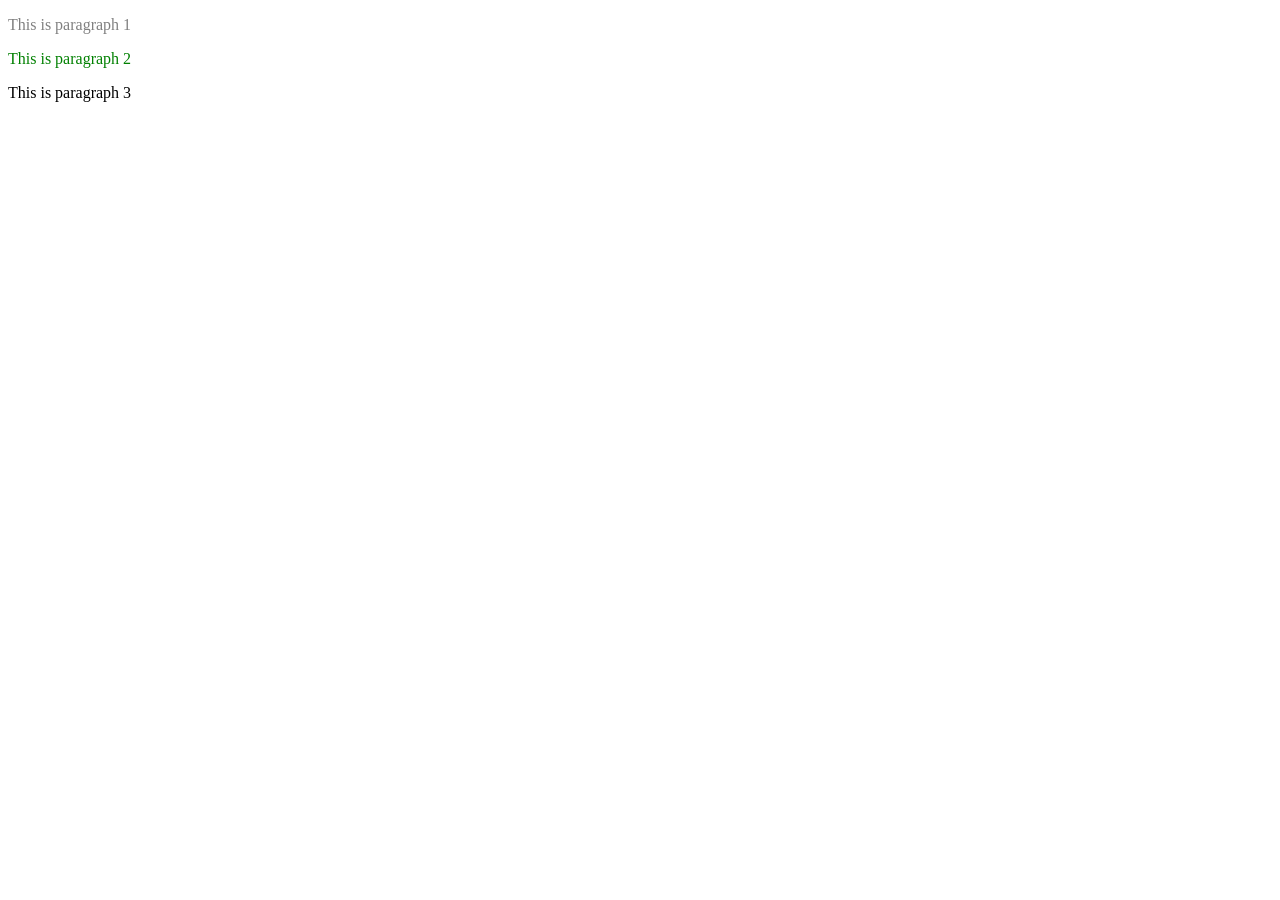
<file: lab-css-reasoning/index.html>
<!DOCTYPE html>
<html>
<head>
<title>CSS Reasoning Lab</title>
<link rel="stylesheet" href="style.css">

<style>
p {
color: blue;
}

.highlight {
color: green;
}
</style>
</head>
<body>

<p>This is paragraph 1</p>
<p class="highlight">This is paragraph 2</p>
<p id="special">This is paragraph 3</p>

</body>
</html>
</file>
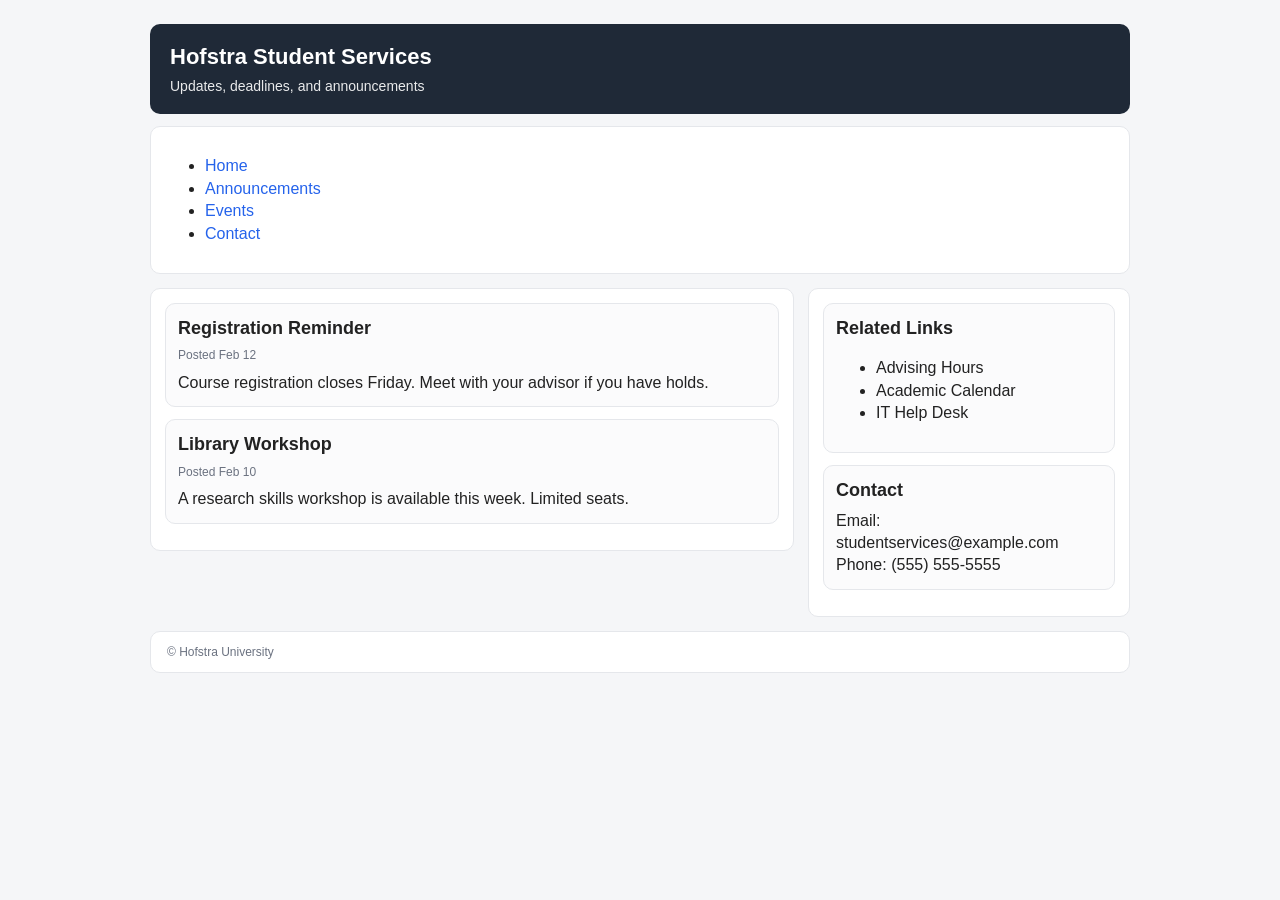
<file: assignment/assignment1/index.html>
<!DOCTYPE html>
<html lang="en">
<head>
  <meta charset="UTF-8" />
  <meta name="viewport" content="width=device-width, initial-scale=1"/>
  <title>Semantic HTML Refactor Exercise</title>

  <style>
    /* Basic layout + visuals so structure is obvious */
    body {
      font-family: Arial, sans-serif;
      line-height: 1.4;
      margin: 0;
      background: #f5f6f8;
      color: #222;
    }

    .container {
      max-width: 980px;
      margin: 24px auto;
      padding: 0 16px;
    }

    #header, header {
      background: #1f2937;
      color: #fff;
      padding: 18px 20px;
      border-radius: 10px;
    }

    .logo {
      font-size: 22px;
      font-weight: 700;
      margin-bottom: 4px;
    }

    .tagline {
      font-size: 14px;
      opacity: 0.9;
    }

    #nav, nav {
      margin-top: 12px;
      background: #ffffff;
      border: 1px solid #e5e7eb;
      border-radius: 10px;
      padding: 12px 14px;
    }

    #nav a, nav a {
      text-decoration: none;
      color: #2563eb;
      margin-right: 10px;
    }

    #nav a:hover, nav a:hover {
      text-decoration: underline;
    }

    .layout {
      display: grid;
      grid-template-columns: 2fr 1fr;
      gap: 14px;
      margin-top: 14px;
      align-items: start;
    }

    #content, main {
      background: #ffffff;
      border: 1px solid #e5e7eb;
      border-radius: 10px;
      padding: 14px;
    }

    #sidebar, aside {
      background: #ffffff;
      border: 1px solid #e5e7eb;
      border-radius: 10px;
      padding: 14px;
    }

    .post, article {
      border: 1px solid #e5e7eb;
      border-radius: 10px;
      padding: 12px;
      margin-bottom: 12px;
      background: #fbfbfc;
    }

    h1 {
      font-size: 22px;
      margin: 0 0 6px 0;
    }
    h2 {
      font-size: 18px;
      margin: 0 0 6px 0;
    }

    .meta {
      font-size: 12px;
      color: #6b7280;
      margin-bottom: 8px;
    }

    .box {
      border: 1px solid #e5e7eb;
      border-radius: 10px;
      padding: 12px;
      margin-bottom: 12px;
      background: #fbfbfc;
    }

    #footer, footer {
      margin-top: 14px;
      padding: 12px 16px;
      background: #ffffff;
      border: 1px solid #e5e7eb;
      border-radius: 10px;
      color: #6b7280;
      font-size: 12px;
    }

    @media (max-width: 800px) {
      .layout {
        grid-template-columns: 1fr;
      }
    }
  </style>
</head>

<body>
  <div class="container">

    <!-- I used <header> for the site title because it introduces the page -->
    <header id="header">
      <h1 class="logo">Hofstra Student Services</h1>
      <div class="tagline">Updates, deadlines, and announcements</div>
    </header>

    <!-- I used <nav> for the menu because it provides navigation links -->
    <nav id="nav">
      <ul>
        <li><a href="#">Home</a></li>
        <li><a href="#">Announcements</a></li>
        <li><a href="#">Events</a></li>
        <li><a href="#">Contact</a></li>
      </ul>
    </nav>

    <div class="layout">

      <!-- I used <main> for the primary content because it contains the main posts -->
      <main id="content">

        <!-- I used <article> because each post is standalone content -->
        <article class="post">
          <h2>Registration Reminder</h2>
          <div class="meta">Posted Feb 12</div>
          <div class="text">
            Course registration closes Friday. Meet with your advisor if you have holds.
          </div>
        </article>

        <article class="post">
          <h2>Library Workshop</h2>
          <div class="meta">Posted Feb 10</div>
          <div class="text">
            A research skills workshop is available this week. Limited seats.
          </div>
        </article>

      </main>

      <!-- I used <aside> because this is secondary sidebar information -->
      <aside id="sidebar">

        <div class="box">
          <h2>Related Links</h2>
          <ul>
            <li>Advising Hours</li>
            <li>Academic Calendar</li>
            <li>IT Help Desk</li>
          </ul>
        </div>

        <div class="box">
          <h2>Contact</h2>
          Email: studentservices@example.com<br>
          Phone: (555) 555-5555
        </div>

      </aside>
    </div>

    <footer id="footer">
      © Hofstra University
    </footer>

  </div>
</body>
</html>
</file>
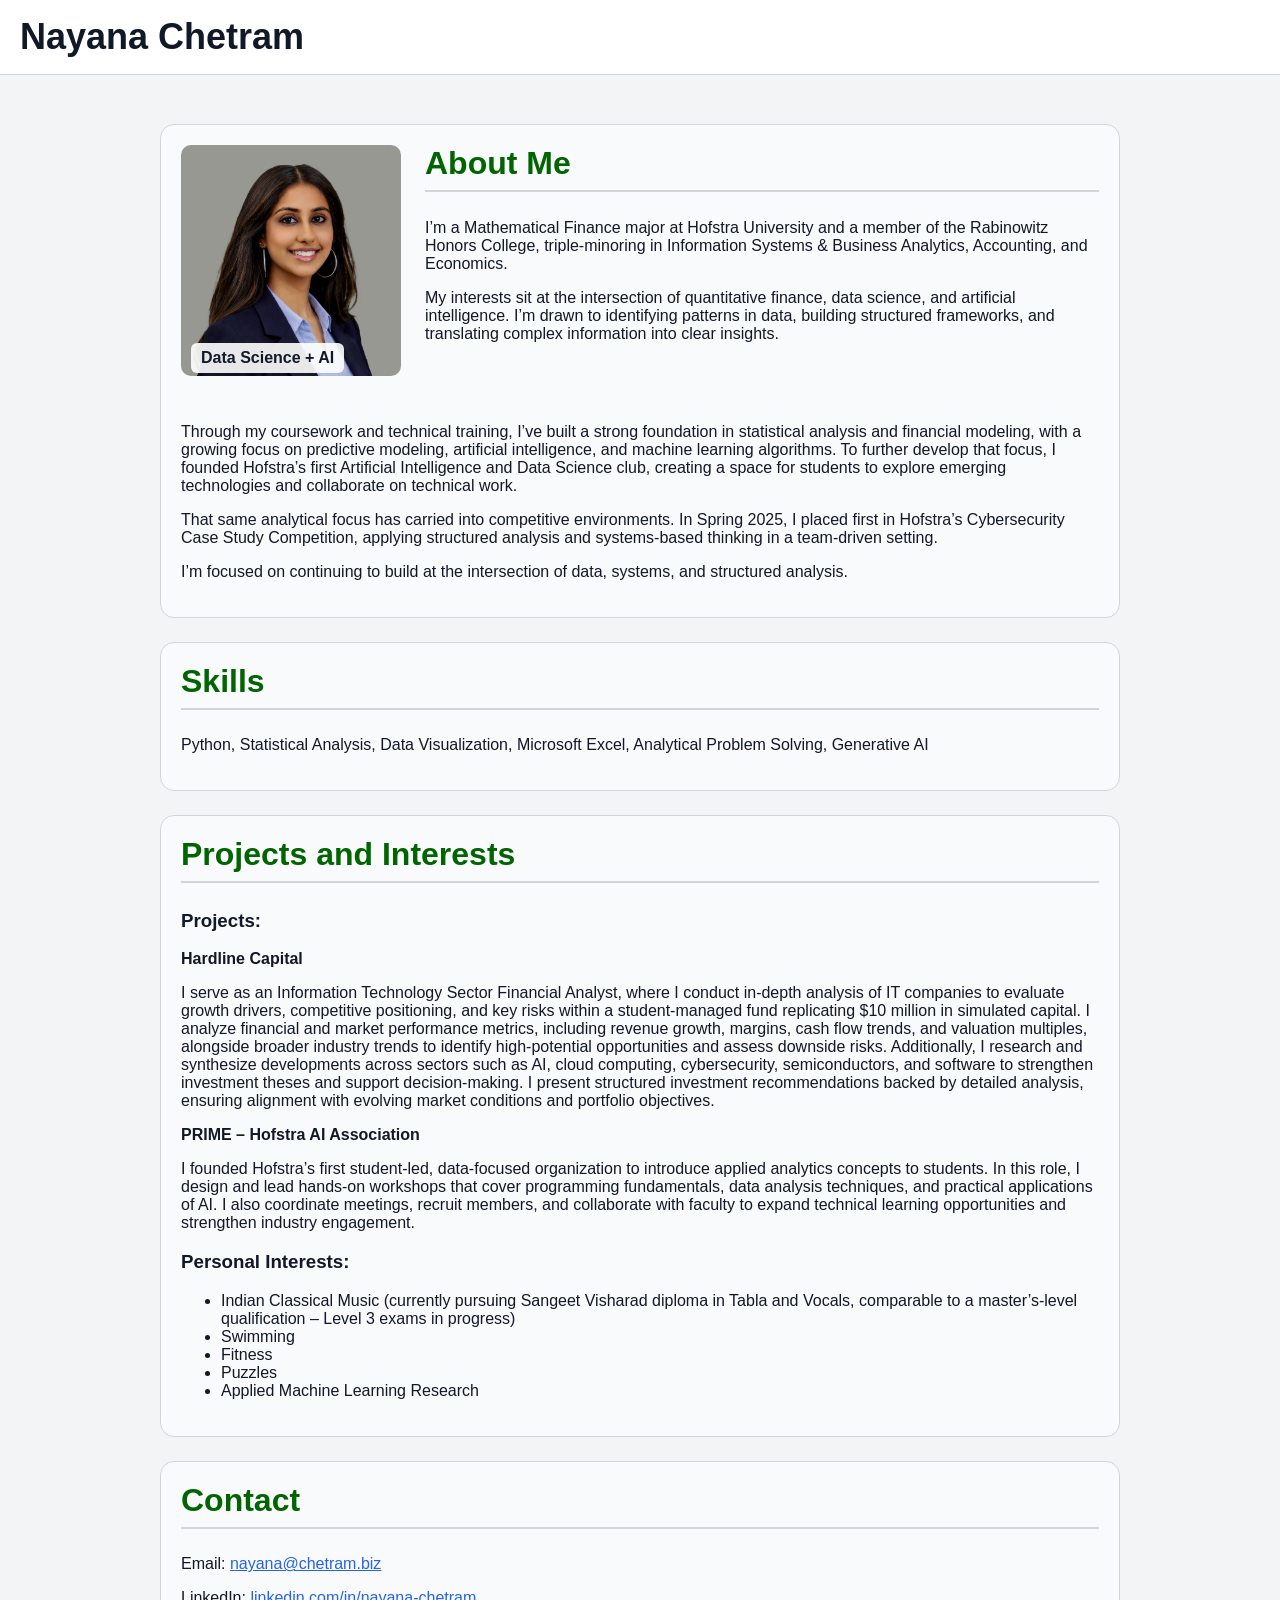
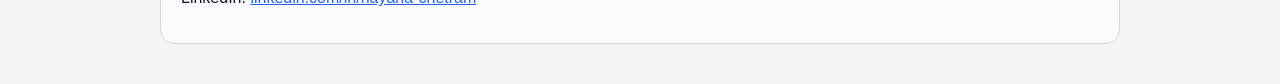
<file: assignments/assignment2/index.html>
<!DOCTYPE html>
<html lang="en">
<head>
  <meta charset="UTF-8">
  <meta name="viewport" content="width=device-width, initial-scale=1.0">
  <title>Nayana Chetram</title>
  <link rel="stylesheet" href="style.css?v=3">

  <style>
    h2 {
      color: darkgreen;
    }
  </style>
</head>

<body>

  <header class="fixed-header">
    <h1>Nayana Chetram</h1>
  </header>

  <div class="page">

    <section class="section-box hero-box">
      <div class="image-wrapper">
        <img src="IMG_7959.jpeg" alt="Headshot of Nayana Chetram" class="headshot">
        <div class="image-label">Data Science + AI</div>
      </div>

      <div class="hero-text">
        <h2>About Me</h2>
        <p>
          I’m a Mathematical Finance major at Hofstra University and a member of the Rabinowitz Honors College, triple-minoring in Information Systems & Business Analytics, Accounting, and Economics.
        </p>
        <p>
          My interests sit at the intersection of quantitative finance, data science, and artificial intelligence. I’m drawn to identifying patterns in data, building structured frameworks, and translating complex information into clear insights.
        </p>
      </div>

      <div class="full-text">
        <p>
         Through my coursework and technical training, I’ve built a strong foundation in statistical analysis and financial modeling, with a growing focus on predictive modeling, artificial intelligence, and machine learning algorithms. To further develop that focus, I founded Hofstra’s first Artificial Intelligence and Data Science club, creating a space for students to explore emerging technologies and collaborate on technical work.
        </p>
        <p>
          That same analytical focus has carried into competitive environments. In Spring 2025, I placed first in Hofstra’s Cybersecurity Case Study Competition, applying structured analysis and systems-based thinking in a team-driven setting.
        </p>
        <p>
          I’m focused on continuing to build at the intersection of data, systems, and structured analysis.
        </p>
      </div>
    </section>

    <section class="section-box">
      <h2>Skills</h2>
      <p>Python, Statistical Analysis, Data Visualization, Microsoft Excel, Analytical Problem Solving, Generative AI</p>
    </section>

    <section class="section-box">
      <h2>Projects and Interests</h2>

      <h3>Projects:</h3>

      <p><strong>Hardline Capital</strong></p>
      <p>
        I serve as an Information Technology Sector Financial Analyst, where I conduct in-depth analysis of IT companies to evaluate growth drivers, competitive positioning, and key risks within a student-managed fund replicating $10 million in simulated capital. I analyze financial and market performance metrics, including revenue growth, margins, cash flow trends, and valuation multiples, alongside broader industry trends to identify high-potential opportunities and assess downside risks. Additionally, I research and synthesize developments across sectors such as AI, cloud computing, cybersecurity, semiconductors, and software to strengthen investment theses and support decision-making. I present structured investment recommendations backed by detailed analysis, ensuring alignment with evolving market conditions and portfolio objectives.
      </p>
      <p><strong>PRIME – Hofstra AI Association</strong></p>
      <p>
        I founded Hofstra’s first student-led, data-focused organization to introduce applied analytics concepts to students. In this role, I design and lead hands-on workshops that cover programming fundamentals, data analysis techniques, and practical applications of AI. I also coordinate meetings, recruit members, and collaborate with faculty to expand technical learning opportunities and strengthen industry engagement.
      </p>

     <h3>Personal Interests:</h3>
      <ul>
        <li>Indian Classical Music (currently pursuing Sangeet Visharad diploma in Tabla and Vocals, comparable to a master’s-level qualification – Level 3 exams in progress)</li>
        <li>Swimming</li>
        <li>Fitness</li>
        <li>Puzzles</li>
        <li>Applied Machine Learning Research</li>
      </ul>

    </section>

    <section class="section-box">
      <h2>Contact</h2>
      <p>Email: <a href="mailto:nayana@chetram.biz">nayana@chetram.biz</a></p>
      <p>LinkedIn: <a href="https://www.linkedin.com/in/nayana-chetram" target="_blank">linkedin.com/in/nayana-chetram</a></p>
    </section>

  </div>

</body>
</html>
</file>
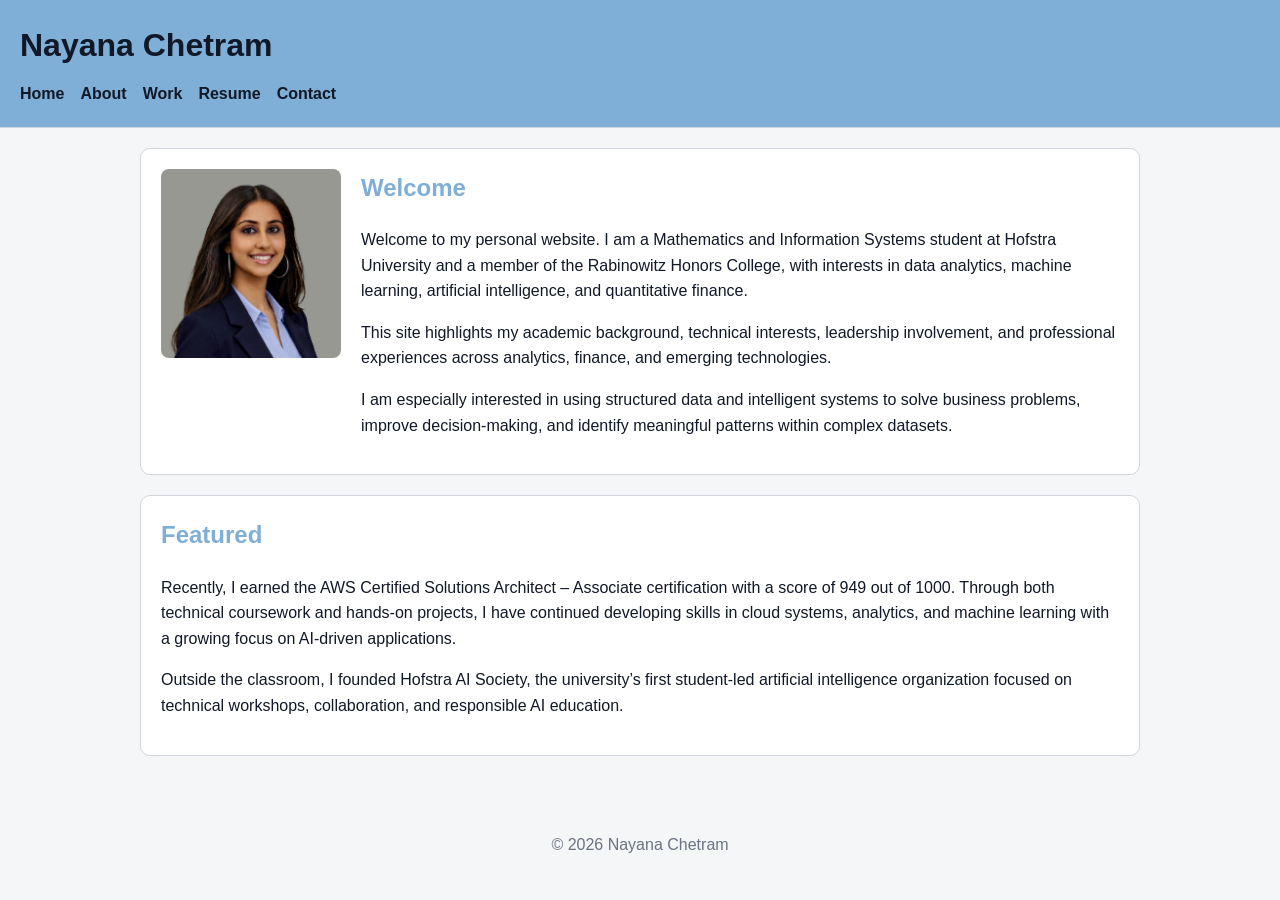
<file: assignments/final/index.html>
<!DOCTYPE html>
<html lang="en">
<head>
  <meta charset="UTF-8">
  <meta name="viewport" content="width=device-width, initial-scale=1.0">
  <title>Nayana Chetram</title>
  <link rel="stylesheet" href="style.css">

  <!-- Google tag (gtag.js) -->
  <script async src="https://www.googletagmanager.com/gtag/js?id=G-K0TGYMZKHM"></script>
  <script>
    window.dataLayer = window.dataLayer || [];
    function gtag(){dataLayer.push(arguments);}
    gtag('js', new Date());

    gtag('config', 'G-K0TGYMZKHM');
  </script>
</head>

<body>

  <header>
    <h1>Nayana Chetram</h1>

    <nav>
      <a href="index.html" onclick="gtag('event', 'nav_click', {'link_name': 'Home'});">Home</a>
      <a href="about.html" onclick="gtag('event', 'nav_click', {'link_name': 'About'});">About</a>
      <a href="work.html" onclick="gtag('event', 'nav_click', {'link_name': 'Work'});">Work</a>
      <a href="resume.html" onclick="gtag('event', 'nav_click', {'link_name': 'Resume'});">Resume</a>
      <a href="contact.html" onclick="gtag('event', 'nav_click', {'link_name': 'Contact'});">Contact</a>
    </nav>
  </header>

  <main>

    <section class="section-box intro-flex">

      <img src="images/IMG_7959.jpeg"
           alt="Professional headshot of Nayana Chetram"
           class="profile-image">

      <div>
        <h2>Welcome</h2>

        <p>
          Welcome to my personal website. I am a Mathematics and Information Systems student at Hofstra University and a member of the Rabinowitz Honors College, with interests in data analytics, machine learning, artificial intelligence, and quantitative finance.
        </p>

        <p>
          This site highlights my academic background, technical interests, leadership involvement, and professional experiences across analytics, finance, and emerging technologies.
        </p>

        <p>
          I am especially interested in using structured data and intelligent systems to solve business problems, improve decision-making, and identify meaningful patterns within complex datasets.
        </p>
      </div>

    </section>

    <section class="section-box">

      <h2>Featured</h2>

      <p>
        Recently, I earned the AWS Certified Solutions Architect – Associate certification with a score of 949 out of 1000. Through both technical coursework and hands-on projects, I have continued developing skills in cloud systems, analytics, and machine learning with a growing focus on AI-driven applications.
      </p>

      <p>
        Outside the classroom, I founded Hofstra AI Society, the university’s first student-led artificial intelligence organization focused on technical workshops, collaboration, and responsible AI education.
      </p>

    </section>

  </main>

  <footer>
    <p>© 2026 Nayana Chetram</p>
  </footer>

</body>
</html>
</file>
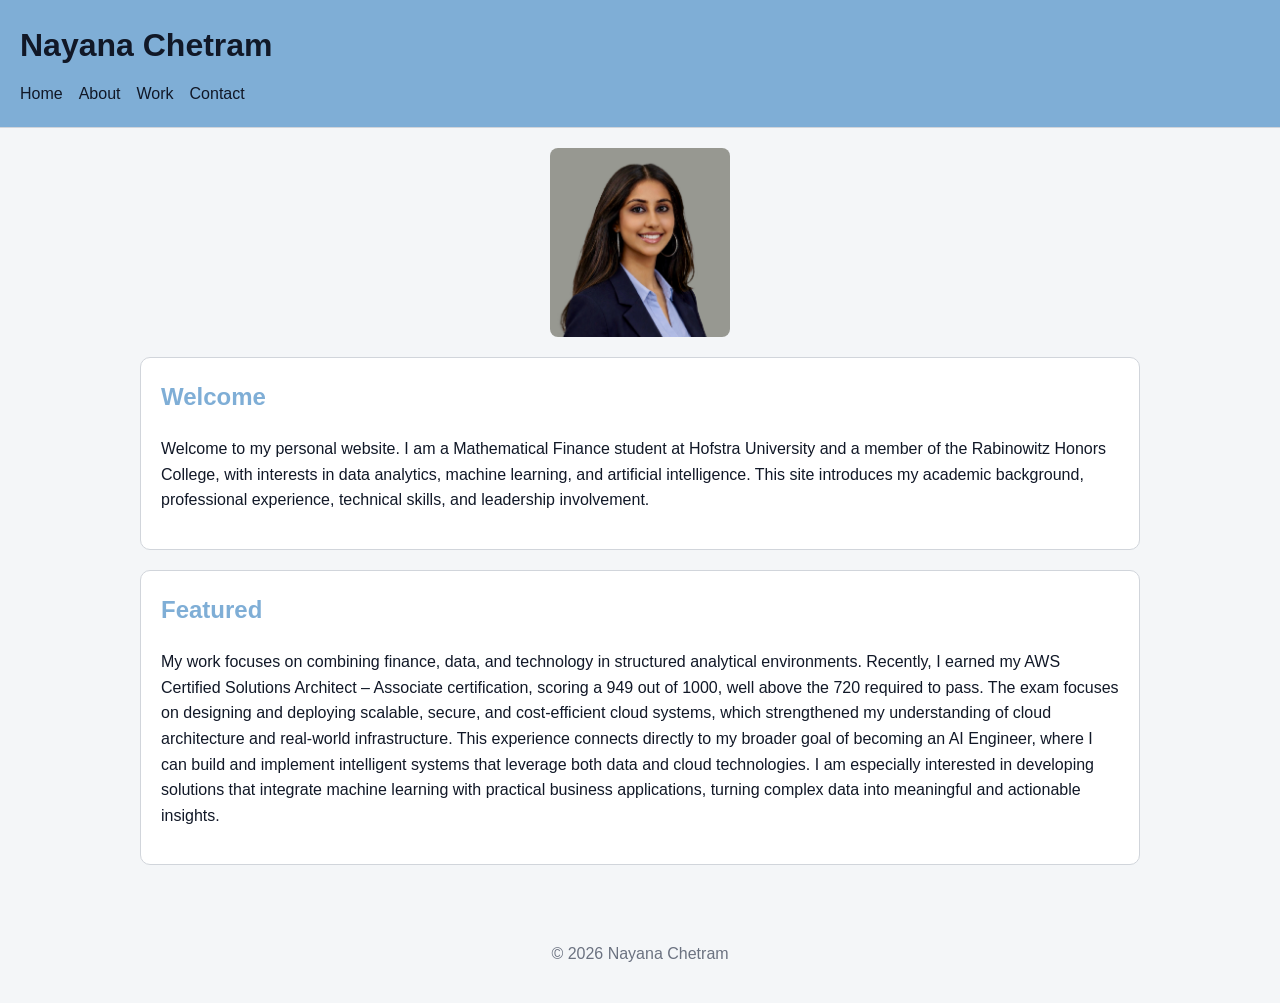
<file: assignments/midterm/index.html>
<!DOCTYPE html>
<html lang="en">
<head>
  <meta charset="UTF-8">
  <meta name="viewport" content="width=device-width, initial-scale=1.0">
  <title>Nayana Chetram</title>
  <link rel="stylesheet" href="style.css?v=2">
</head>

<body>
  <header>
    <h1>Nayana Chetram</h1>
    <nav>
      <a href="index.html">Home</a>
      <a href="about.html">About</a>
      <a href="work.html">Work</a>
      <a href="contact.html">Contact</a>
    </nav>
  </header>

  <main>
    <img src="IMG_7959.JPG" alt="Professional headshot of Nayana Chetram" class="profile-image">
    <section class="section-box intro-flex">
      <div>
        <h2>Welcome</h2>
        <p>
          Welcome to my personal website. I am a Mathematical Finance student at Hofstra University and a member of the Rabinowitz Honors College, with interests in data analytics, machine learning, and artificial intelligence. This site introduces my academic background, professional experience, technical skills, and leadership involvement.
        </p>
      </div>
    </section>

    <section class="section-box">
      <h2>Featured</h2>
      <p>
        My work focuses on combining finance, data, and technology in structured analytical environments. Recently, I earned my AWS Certified Solutions Architect – Associate certification, scoring a 949 out of 1000, well above the 720 required to pass. The exam focuses on designing and deploying scalable, secure, and cost-efficient cloud systems, which strengthened my understanding of cloud architecture and real-world infrastructure. This experience connects directly to my broader goal of becoming an AI Engineer, where I can build and implement intelligent systems that leverage both data and cloud technologies. I am especially interested in developing solutions that integrate machine learning with practical business applications, turning complex data into meaningful and actionable insights.
      </p>
    </section>
  </main>

  <footer>
    <p>© 2026 Nayana Chetram</p>
  </footer>
</body>
</html>
</file>
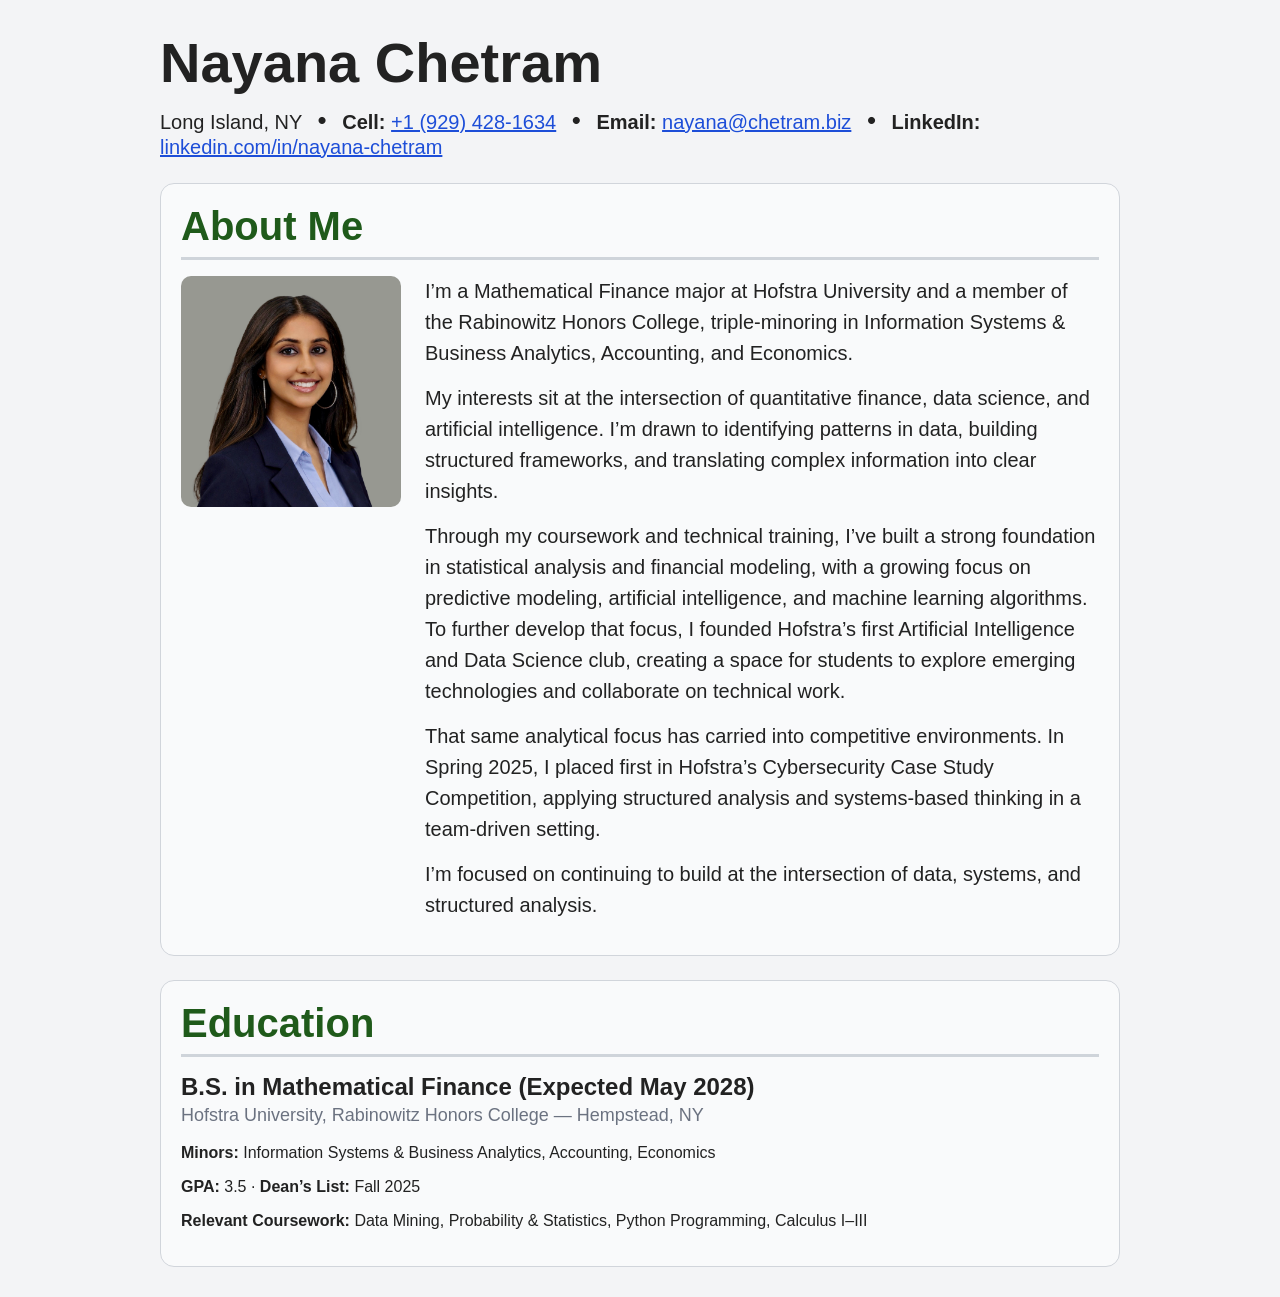
<file: assignments/assignment2/about_me.html>
<!DOCTYPE html>
<html lang="en">
<head>
  <meta charset="UTF-8">
  <meta name="viewport" content="width=device-width, initial-scale=1.0">
  <title>Nayana Chetram</title>
  <link rel="stylesheet" href="style_2.css">
</head>

<body>

  <div class="container">

    <!-- HEADER -->
    <header>
      <h1>Nayana Chetram</h1>

      <p class="contact">
        Long Island, NY
        <span class="dot">•</span>
        <strong>Cell:</strong> <a href="tel:+19294281634">+1 (929) 428-1634</a>
        <span class="dot">•</span>
        <strong>Email:</strong> <a href="mailto:nayana@chetram.biz">nayana@chetram.biz</a>
        <span class="dot">•</span>
        <strong>LinkedIn:</strong>
        <a href="https://www.linkedin.com/in/nayana-chetram" target="_blank">
          linkedin.com/in/nayana-chetram
        </a>
      </p>
    </header>

    <!-- ABOUT -->
    <section class="section">
      <h2>About Me</h2>

      <div class="about">
        <img src="IMG_7959.jpeg" alt="Headshot of Nayana Chetram">

        <div class="about-text">
          <p>
            I’m a Mathematical Finance major at Hofstra University and a member of the Rabinowitz Honors College, triple-minoring in Information Systems & Business Analytics, Accounting, and Economics.
          </p>

          <p>
            My interests sit at the intersection of quantitative finance, data science, and artificial intelligence. I’m drawn to identifying patterns in data, building structured frameworks, and translating complex information into clear insights.
          </p>

          <p>
            Through my coursework and technical training, I’ve built a strong foundation in statistical analysis and financial modeling, with a growing focus on predictive modeling, artificial intelligence, and machine learning algorithms. To further develop that focus, I founded Hofstra’s first Artificial Intelligence and Data Science club, creating a space for students to explore emerging technologies and collaborate on technical work.
          </p>

          <p>
            That same analytical focus has carried into competitive environments. In Spring 2025, I placed first in Hofstra’s Cybersecurity Case Study Competition, applying structured analysis and systems-based thinking in a team-driven setting.
          </p>

          <p>
            I’m focused on continuing to build at the intersection of data, systems, and structured analysis.
          </p>
        </div>
      </div>
    </section>

    <!-- EDUCATION -->
    <section class="section">
      <h2>Education</h2>

      <h3>B.S. in Mathematical Finance (Expected May 2028)</h3>
      <p class="meta">Hofstra University, Rabinowitz Honors College — Hempstead, NY</p>

      <p><strong>Minors:</strong> Information Systems & Business Analytics, Accounting, Economics</p>
      <p><strong>GPA:</strong> 3.5 · <strong>Dean’s List:</strong> Fall 2025</p>
      <p><strong>Relevant Coursework:</strong> Data Mining, Probability & Statistics, Python Programming, Calculus I–III</p>
    </section>

  </div>

</body>
</html>
</file>
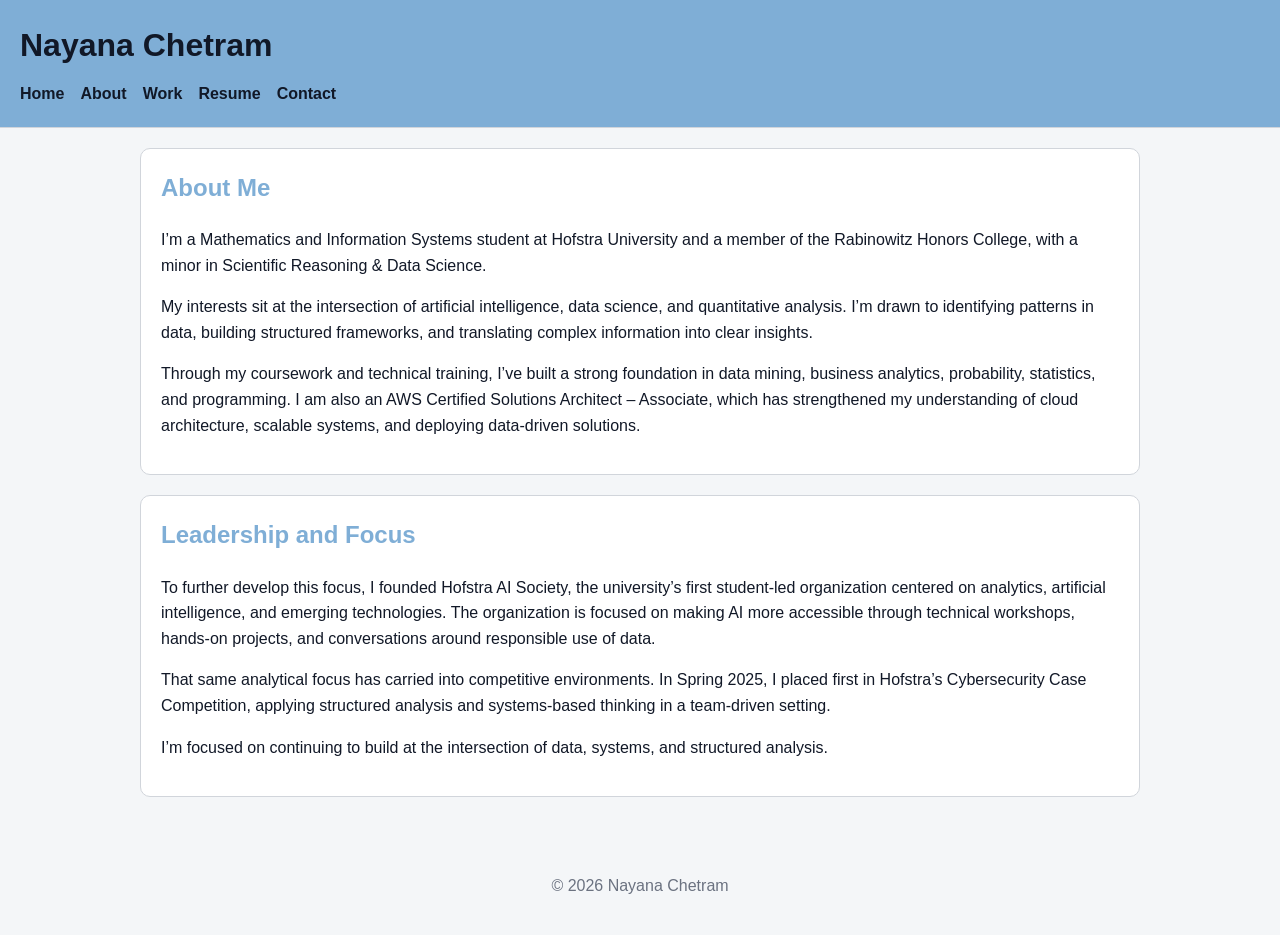
<file: assignments/final/about.html>
<!DOCTYPE html>
<html lang="en">
<head>
  <meta charset="UTF-8">
  <meta name="viewport" content="width=device-width, initial-scale=1.0">
  <title>Nayana Chetram | About</title>
  <link rel="stylesheet" href="style.css">

  <!-- Google tag (gtag.js) -->
  <script async src="https://www.googletagmanager.com/gtag/js?id=G-K0TGYMZKHM"></script>
  <script>
    window.dataLayer = window.dataLayer || [];
    function gtag(){dataLayer.push(arguments);}
    gtag('js', new Date());

    gtag('config', 'G-K0TGYMZKHM');
  </script>
</head>

<body>
  <header>
    <h1>Nayana Chetram</h1>

    <nav>
      <a href="index.html" onclick="gtag('event', 'nav_click', {'link_name': 'Home'});">Home</a>
      <a href="about.html" onclick="gtag('event', 'nav_click', {'link_name': 'About'});">About</a>
      <a href="work.html" onclick="gtag('event', 'nav_click', {'link_name': 'Work'});">Work</a>
      <a href="resume.html" onclick="gtag('event', 'nav_click', {'link_name': 'Resume'});">Resume</a>
      <a href="contact.html" onclick="gtag('event', 'nav_click', {'link_name': 'Contact'});">Contact</a>
    </nav>
  </header>

  <main>
    <section class="section-box">
      <h2>About Me</h2>

      <p>
        I’m a Mathematics and Information Systems student at Hofstra University and a member of the Rabinowitz Honors College, with a minor in Scientific Reasoning & Data Science.
      </p>

      <p>
        My interests sit at the intersection of artificial intelligence, data science, and quantitative analysis. I’m drawn to identifying patterns in data, building structured frameworks, and translating complex information into clear insights.
      </p>

      <p>
        Through my coursework and technical training, I’ve built a strong foundation in data mining, business analytics, probability, statistics, and programming. I am also an AWS Certified Solutions Architect – Associate, which has strengthened my understanding of cloud architecture, scalable systems, and deploying data-driven solutions.
      </p>
    </section>

    <section class="section-box">
      <h2>Leadership and Focus</h2>

      <p>
        To further develop this focus, I founded Hofstra AI Society, the university’s first student-led organization centered on analytics, artificial intelligence, and emerging technologies. The organization is focused on making AI more accessible through technical workshops, hands-on projects, and conversations around responsible use of data.
      </p>

      <p>
        That same analytical focus has carried into competitive environments. In Spring 2025, I placed first in Hofstra’s Cybersecurity Case Competition, applying structured analysis and systems-based thinking in a team-driven setting.
      </p>

      <p>
        I’m focused on continuing to build at the intersection of data, systems, and structured analysis.
      </p>
    </section>
  </main>

  <footer>
    <p>© 2026 Nayana Chetram</p>
  </footer>
</body>
</html>
</file>
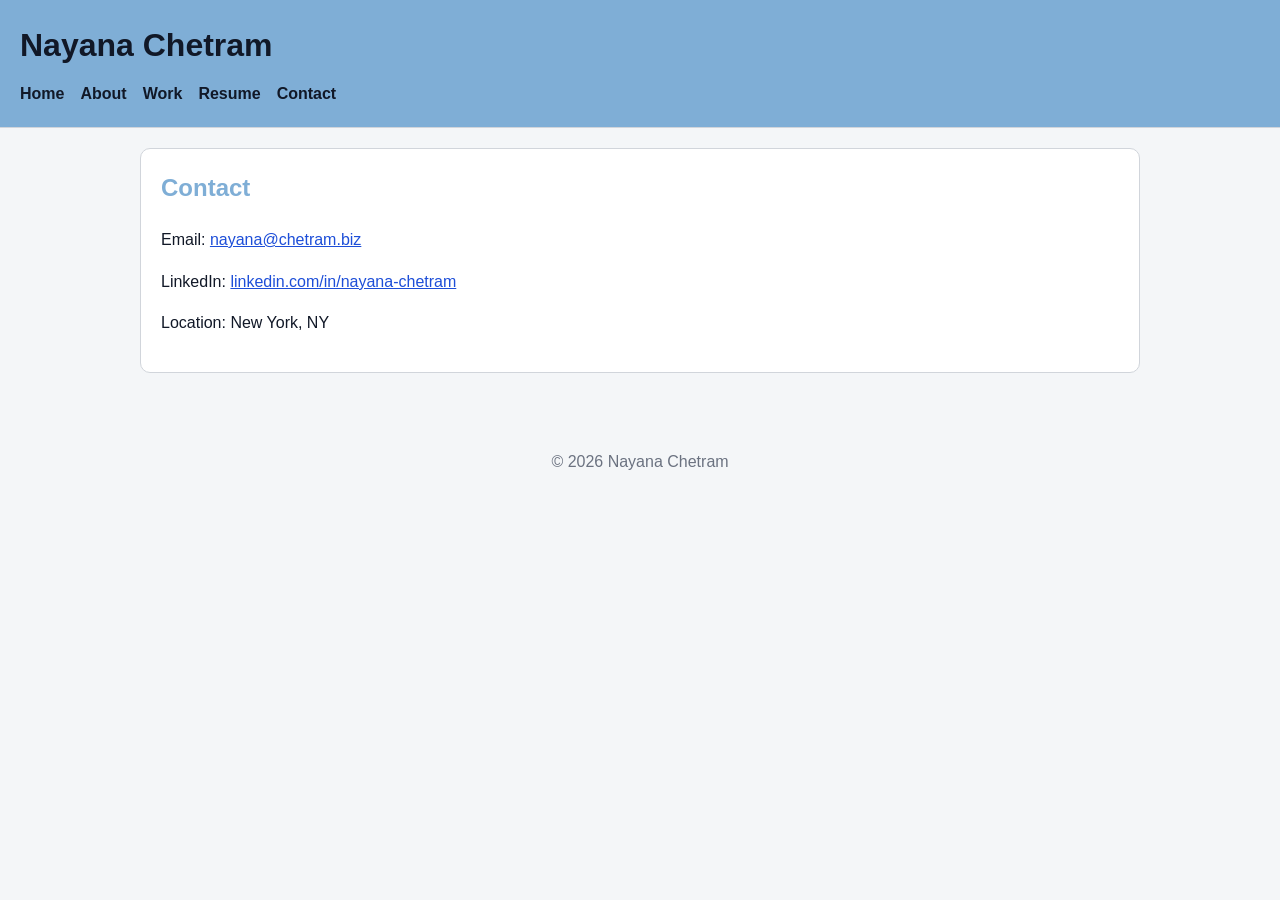
<file: assignments/final/contact.html>
<!DOCTYPE html>
<html lang="en">
<head>
  <meta charset="UTF-8">
  <meta name="viewport" content="width=device-width, initial-scale=1.0">
  <title>Nayana Chetram | Contact</title>
  <link rel="stylesheet" href="style.css">

  <!-- Google tag (gtag.js) -->
  <script async src="https://www.googletagmanager.com/gtag/js?id=G-K0TGYMZKHM"></script>
  <script>
    window.dataLayer = window.dataLayer || [];
    function gtag(){dataLayer.push(arguments);}
    gtag('js', new Date());

    gtag('config', 'G-K0TGYMZKHM');
  </script>
</head>

<body>
  <header>
    <h1>Nayana Chetram</h1>

    <nav>
      <a href="index.html" onclick="gtag('event', 'nav_click', {'link_name': 'Home'});">Home</a>
      <a href="about.html" onclick="gtag('event', 'nav_click', {'link_name': 'About'});">About</a>
      <a href="work.html" onclick="gtag('event', 'nav_click', {'link_name': 'Work'});">Work</a>
      <a href="resume.html" onclick="gtag('event', 'nav_click', {'link_name': 'Resume'});">Resume</a>
      <a href="contact.html" onclick="gtag('event', 'nav_click', {'link_name': 'Contact'});">Contact</a>
    </nav>
  </header>

  <main>
    <section class="section-box">
      <h2>Contact</h2>

      <p>Email: <a href="mailto:nayana@chetram.biz">nayana@chetram.biz</a></p>

      <p>
        LinkedIn:
        <a href="https://www.linkedin.com/in/nayana-chetram" target="_blank"
           onclick="gtag('event', 'linkedin_click', {'link_name': 'LinkedIn Profile'});">
          linkedin.com/in/nayana-chetram
        </a>
      </p>

      <p>Location: New York, NY</p>
    </section>
  </main>

  <footer>
    <p>© 2026 Nayana Chetram</p>
  </footer>
</body>
</html>
</file>
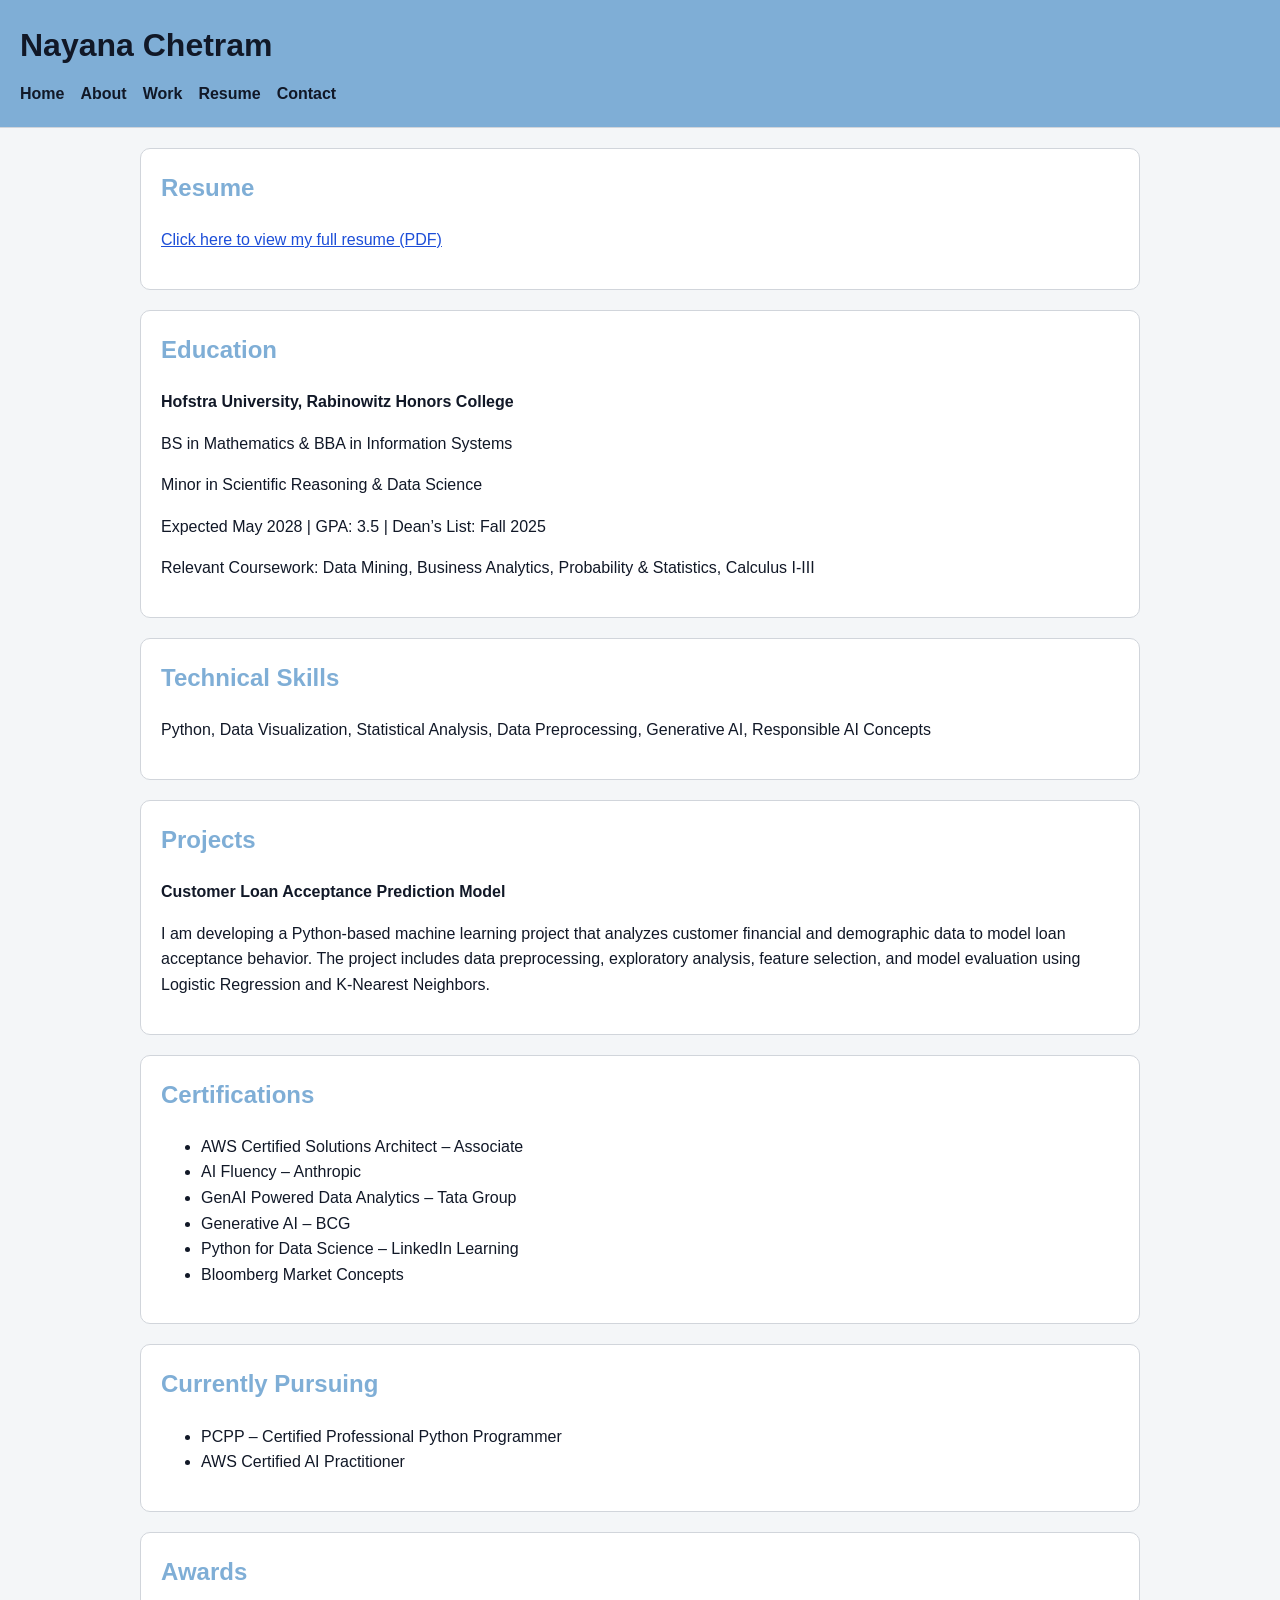
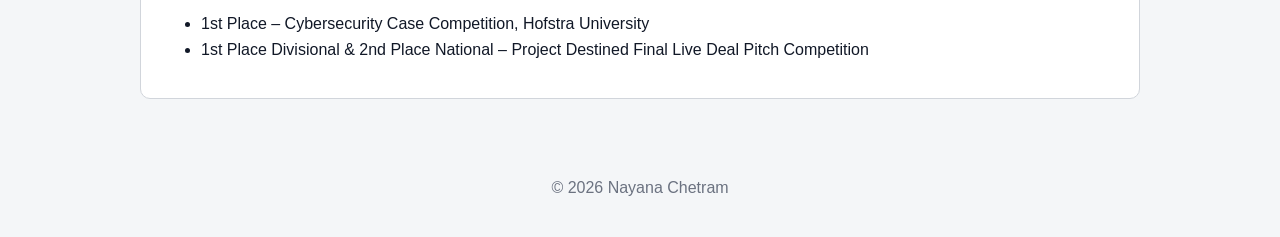
<file: assignments/final/resume.html>
<!DOCTYPE html>
<html lang="en">
<head>
  <meta charset="UTF-8">
  <meta name="viewport" content="width=device-width, initial-scale=1.0">
  <title>Nayana Chetram | Resume</title>
  <link rel="stylesheet" href="style.css">

  <!-- Google tag (gtag.js) -->
  <script async src="https://www.googletagmanager.com/gtag/js?id=G-K0TGYMZKHM"></script>
  <script>
    window.dataLayer = window.dataLayer || [];
    function gtag(){dataLayer.push(arguments);}
    gtag('js', new Date());

    gtag('config', 'G-K0TGYMZKHM');
  </script>
</head>

<body>
  <header>
    <h1>Nayana Chetram</h1>

    <nav>
      <a href="index.html" onclick="gtag('event', 'nav_click', {'link_name': 'Home'});">Home</a>
      <a href="about.html" onclick="gtag('event', 'nav_click', {'link_name': 'About'});">About</a>
      <a href="work.html" onclick="gtag('event', 'nav_click', {'link_name': 'Work'});">Work</a>
      <a href="resume.html" onclick="gtag('event', 'nav_click', {'link_name': 'Resume'});">Resume</a>
      <a href="contact.html" onclick="gtag('event', 'nav_click', {'link_name': 'Contact'});">Contact</a>
    </nav>
  </header>

  <main>

    <section class="section-box">
      <h2>Resume</h2>

      <p>
        <a href="Nayana_Chetram_Resume_Updated.pdf" target="_blank"
        onclick="gtag('event', 'resume_click', {'link_name': 'PDF Resume'});">
        Click here to view my full resume (PDF)
        </a>
      </p>
    </section>

    <section class="section-box">
      <h2>Education</h2>

      <p><strong>Hofstra University, Rabinowitz Honors College</strong></p>

      <p>
        BS in Mathematics & BBA in Information Systems
      </p>

      <p>
        Minor in Scientific Reasoning & Data Science
      </p>

      <p>
        Expected May 2028 | GPA: 3.5 | Dean’s List: Fall 2025
      </p>

      <p>
        Relevant Coursework: Data Mining, Business Analytics, Probability & Statistics, Calculus I-III
      </p>
    </section>

    <section class="section-box">
      <h2>Technical Skills</h2>

      <p>
        Python, Data Visualization, Statistical Analysis, Data Preprocessing, Generative AI, Responsible AI Concepts
      </p>
    </section>

    <section class="section-box">
      <h2>Projects</h2>

      <p><strong>Customer Loan Acceptance Prediction Model</strong></p>

      <p>
        I am developing a Python-based machine learning project that analyzes customer financial and demographic data to model loan acceptance behavior. The project includes data preprocessing, exploratory analysis, feature selection, and model evaluation using Logistic Regression and K-Nearest Neighbors.
      </p>
    </section>

    <section class="section-box">
      <h2>Certifications</h2>

      <ul>
        <li>AWS Certified Solutions Architect – Associate</li>
        <li>AI Fluency – Anthropic</li>
        <li>GenAI Powered Data Analytics – Tata Group</li>
        <li>Generative AI – BCG</li>
        <li>Python for Data Science – LinkedIn Learning</li>
        <li>Bloomberg Market Concepts</li>
      </ul>
    </section>

    <section class="section-box">
      <h2>Currently Pursuing</h2>

      <ul>
        <li>PCPP – Certified Professional Python Programmer</li>
        <li>AWS Certified AI Practitioner</li>
      </ul>
    </section>

    <section class="section-box">
      <h2>Awards</h2>

      <ul>
        <li>1st Place – Cybersecurity Case Competition, Hofstra University</li>
        <li>1st Place Divisional & 2nd Place National – Project Destined Final Live Deal Pitch Competition</li>
      </ul>
    </section>

  </main>

  <footer>
    <p>© 2026 Nayana Chetram</p>
  </footer>
</body>
</html>
</file>
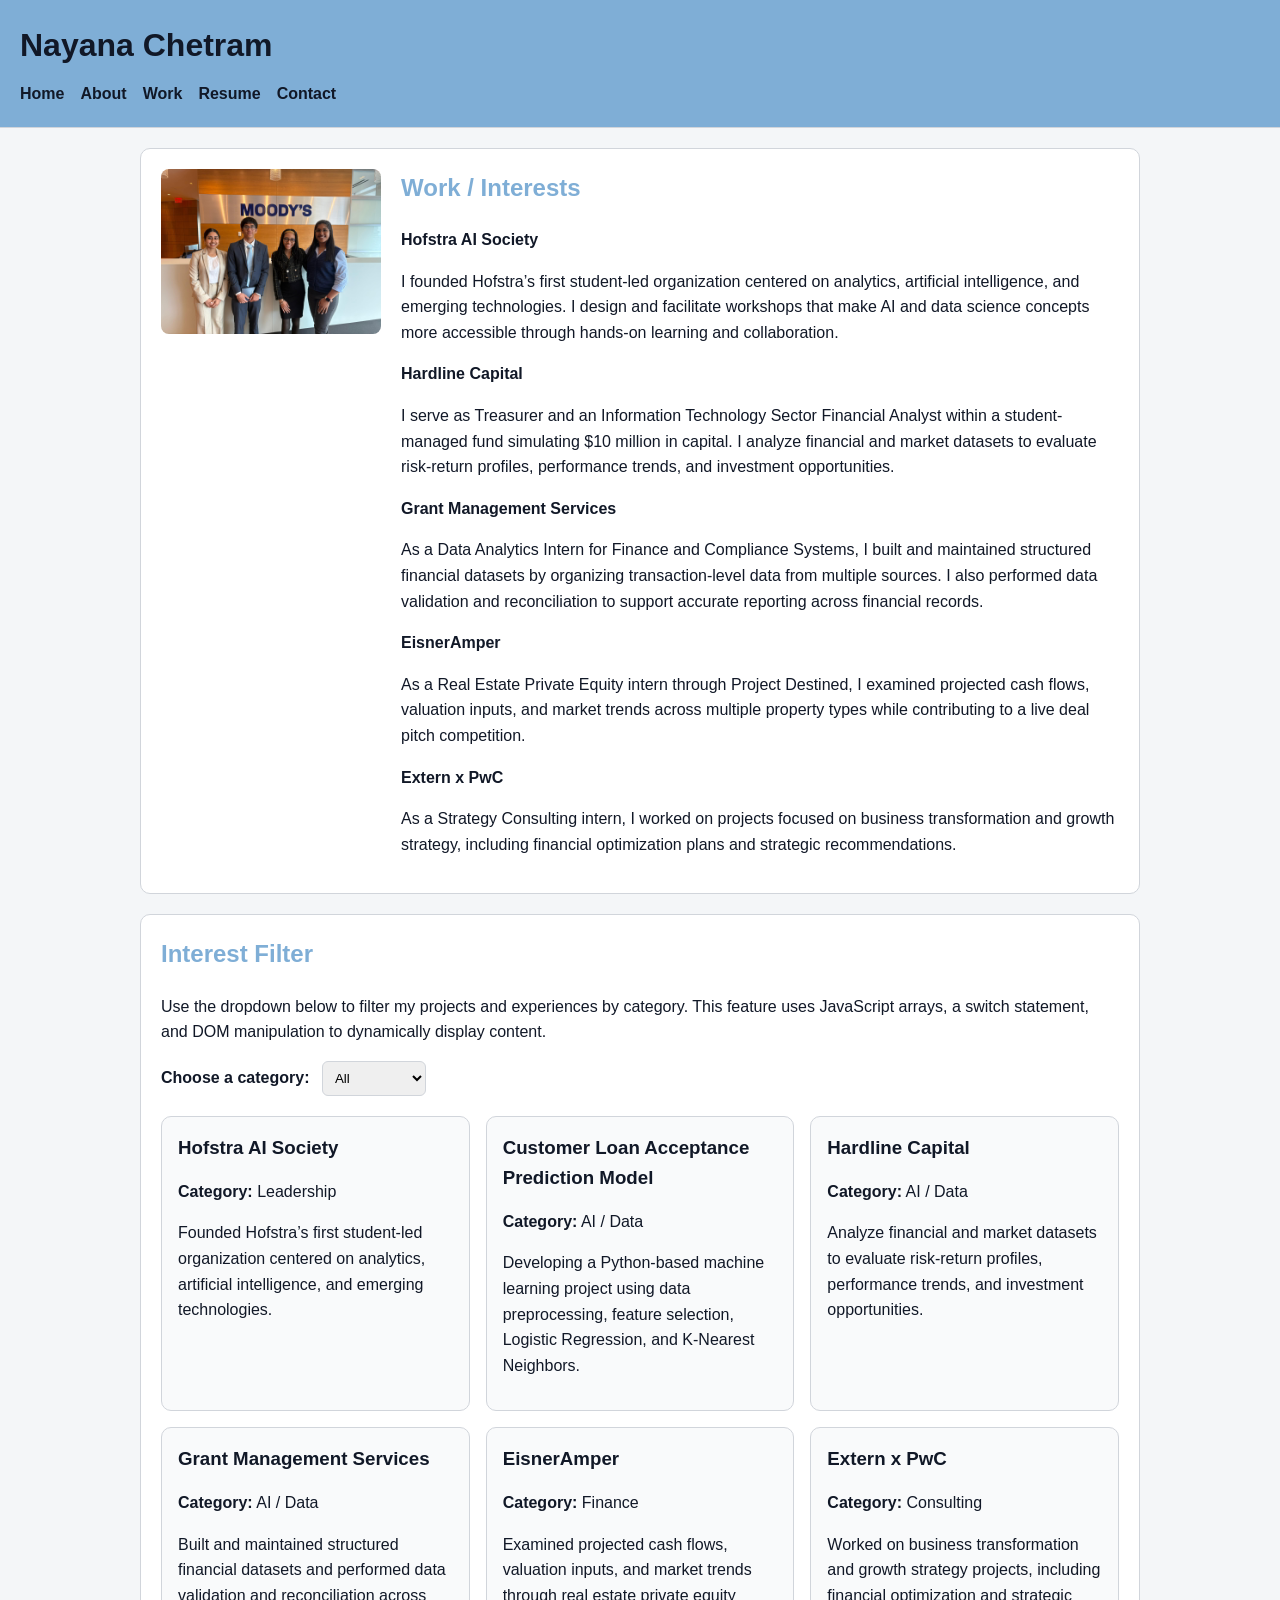
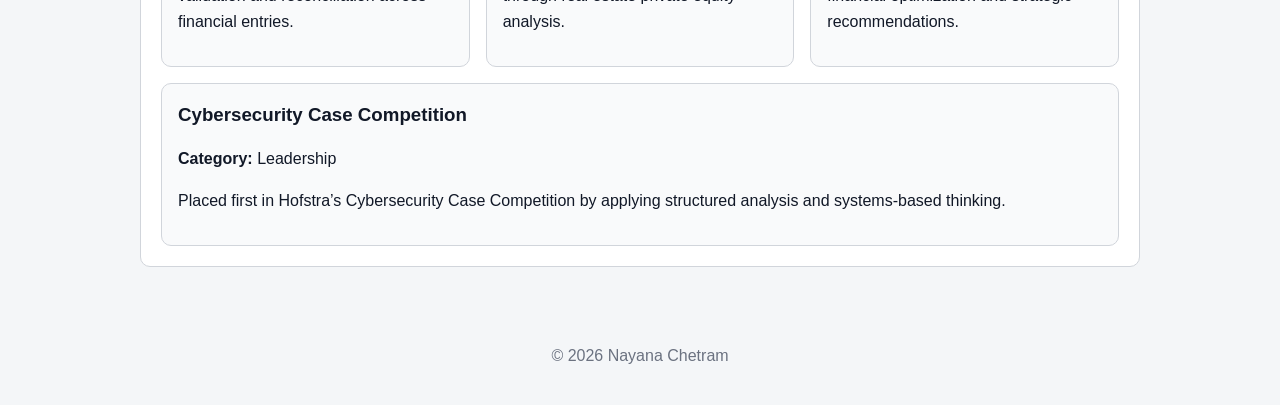
<file: assignments/final/work.html>
<!DOCTYPE html>
<html lang="en">
<head>
  <meta charset="UTF-8">
  <meta name="viewport" content="width=device-width, initial-scale=1.0">
  <title>Nayana Chetram | Work</title>
  <link rel="stylesheet" href="style.css">

  <!-- Google tag (gtag.js) -->
  <script async src="https://www.googletagmanager.com/gtag/js?id=G-K0TGYMZKHM"></script>
  <script>
    window.dataLayer = window.dataLayer || [];
    function gtag(){dataLayer.push(arguments);}
    gtag('js', new Date());

    gtag('config', 'G-K0TGYMZKHM');
  </script>
</head>

<body>

  <header>
    <h1>Nayana Chetram</h1>

    <nav>
      <a href="index.html" onclick="gtag('event', 'nav_click', {'link_name': 'Home'});">Home</a>
      <a href="about.html" onclick="gtag('event', 'nav_click', {'link_name': 'About'});">About</a>
      <a href="work.html" onclick="gtag('event', 'nav_click', {'link_name': 'Work'});">Work</a>
      <a href="resume.html" onclick="gtag('event', 'nav_click', {'link_name': 'Resume'});">Resume</a>
      <a href="contact.html" onclick="gtag('event', 'nav_click', {'link_name': 'Contact'});">Contact</a>
    </nav>
  </header>

  <main>

    <section class="section-box work-flex">

      <img src="images/IMG-20260328-WA0062.jpeg"
           alt="Work and interests related image"
           class="work-image">

      <div>

        <h2>Work / Interests</h2>

        <p><strong>Hofstra AI Society</strong></p>

        <p>
          I founded Hofstra’s first student-led organization centered on analytics, artificial intelligence, and emerging technologies. I design and facilitate workshops that make AI and data science concepts more accessible through hands-on learning and collaboration.
        </p>

        <p><strong>Hardline Capital</strong></p>

        <p>
          I serve as Treasurer and an Information Technology Sector Financial Analyst within a student-managed fund simulating $10 million in capital. I analyze financial and market datasets to evaluate risk-return profiles, performance trends, and investment opportunities.
        </p>

        <p><strong>Grant Management Services</strong></p>

        <p>
          As a Data Analytics Intern for Finance and Compliance Systems, I built and maintained structured financial datasets by organizing transaction-level data from multiple sources. I also performed data validation and reconciliation to support accurate reporting across financial records.
        </p>

        <p><strong>EisnerAmper</strong></p>

        <p>
          As a Real Estate Private Equity intern through Project Destined, I examined projected cash flows, valuation inputs, and market trends across multiple property types while contributing to a live deal pitch competition.
        </p>

        <p><strong>Extern x PwC</strong></p>

        <p>
          As a Strategy Consulting intern, I worked on projects focused on business transformation and growth strategy, including financial optimization plans and strategic recommendations.
        </p>

      </div>

    </section>

    <section class="section-box">

      <h2>Interest Filter</h2>

      <p>
        Use the dropdown below to filter my projects and experiences by category. This feature uses JavaScript arrays, a switch statement, and DOM manipulation to dynamically display content.
      </p>

      <label for="categoryFilter">Choose a category:</label>

      <select id="categoryFilter">
        <option value="all">All</option>
        <option value="ai">AI / Data</option>
        <option value="finance">Finance</option>
        <option value="consulting">Consulting</option>
        <option value="leadership">Leadership</option>
      </select>

      <div id="results" class="results-grid"></div>

    </section>

  </main>

  <footer>
    <p>© 2026 Nayana Chetram</p>
  </footer>

  <script src="script.js"></script>

</body>
</html>
</file>
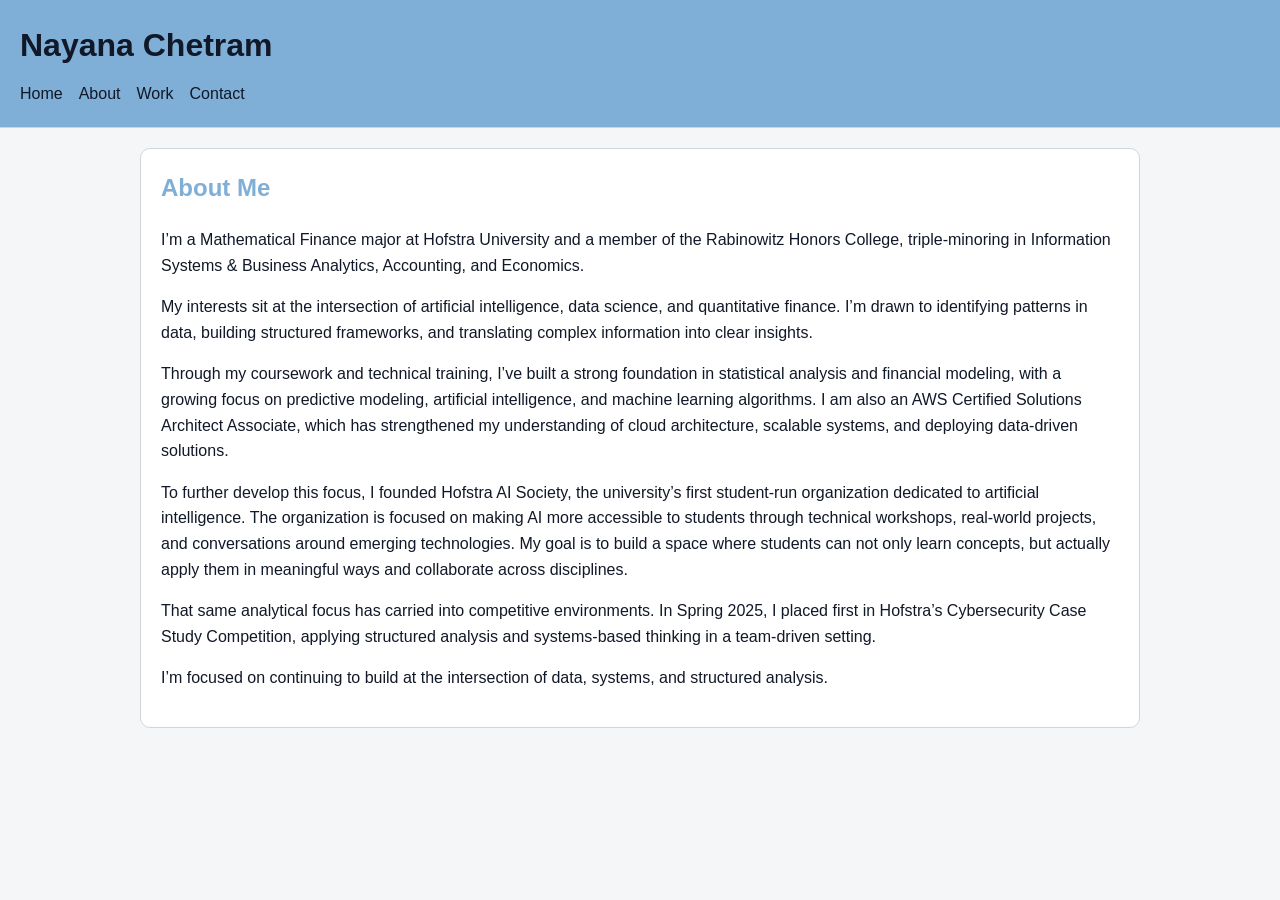
<file: assignments/midterm/about.html>
<!DOCTYPE html>
<html lang="en">
<head>
  <meta charset="UTF-8">
  <meta name="viewport" content="width=device-width, initial-scale=1.0">
  <title>About</title>
  <link rel="stylesheet" href="style.css?v=2">
</head>

<body>
  <header>
    <h1>Nayana Chetram</h1>
    <nav>
      <a href="index.html">Home</a>
      <a href="about.html">About</a>
      <a href="work.html">Work</a>
      <a href="contact.html">Contact</a>
    </nav>
  </header>

  <main>
    <section class="section-box">
      <h2>About Me</h2>

    <p>
      I’m a Mathematical Finance major at Hofstra University and a member of the Rabinowitz Honors College, triple-minoring in Information Systems & Business Analytics, Accounting, and Economics.
    </p>

    <p>
      My interests sit at the intersection of artificial intelligence, data science, and quantitative finance. I’m drawn to identifying patterns in data, building structured frameworks, and translating complex information into clear insights.
    </p>

    <p>
      Through my coursework and technical training, I’ve built a strong foundation in statistical analysis and financial modeling, with a growing focus on predictive modeling, artificial intelligence, and machine learning algorithms. I am also an AWS Certified Solutions Architect Associate, which has strengthened my understanding of cloud architecture, scalable systems, and deploying data-driven solutions.
    </p>

    <p>
      To further develop this focus, I founded Hofstra AI Society, the university’s first student-run organization dedicated to artificial intelligence. The organization is focused on making AI more accessible to students through technical workshops, real-world projects, and conversations around emerging technologies. My goal is to build a space where students can not only learn concepts, but actually apply them in meaningful ways and collaborate across disciplines.
    </p>

    <p>
      That same analytical focus has carried into competitive environments. In Spring 2025, I placed first in Hofstra’s Cybersecurity Case Study Competition, applying structured analysis and systems-based thinking in a team-driven setting.
    </p>

    <p>
      I’m focused on continuing to build at the intersection of data, systems, and structured analysis.
    </p>

  </section>

</main>
</file>
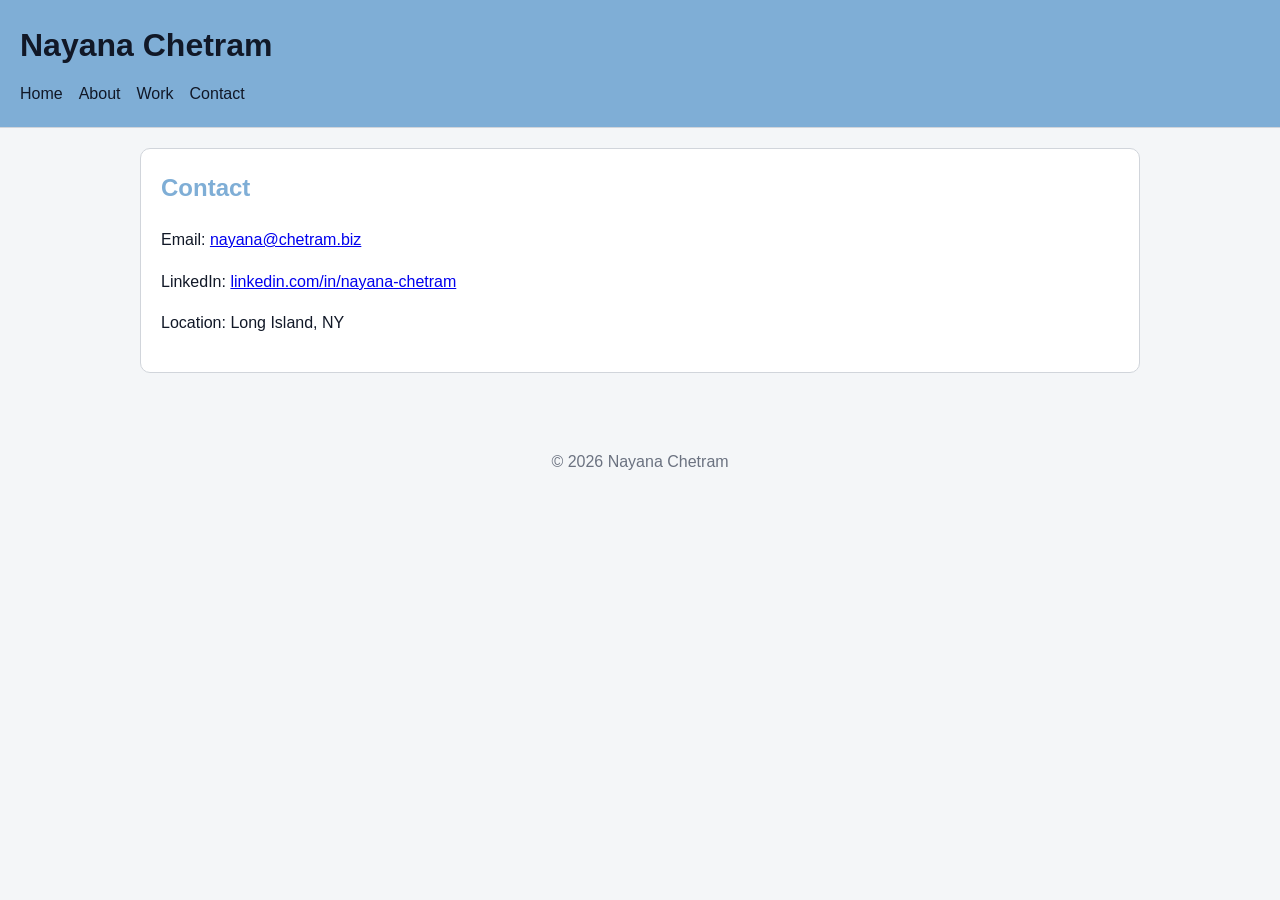
<file: assignments/midterm/contact.html>
<!DOCTYPE html>
<html lang="en">
<head>
  <meta charset="UTF-8">
  <meta name="viewport" content="width=device-width, initial-scale=1.0">
  <title>Contact</title>
  <link rel="stylesheet" href="style.css?v=2">
</head>

<body>
  <header>
    <h1>Nayana Chetram</h1>
    <nav>
      <a href="index.html">Home</a>
      <a href="about.html">About</a>
      <a href="work.html">Work</a>
      <a href="contact.html">Contact</a>
    </nav>
  </header>

  <main>
    <section class="section-box">
      <h2>Contact</h2>
      <p>Email: <a href="mailto:nayana@chetram.biz">nayana@chetram.biz</a></p>
      <p>LinkedIn: <a href="https://www.linkedin.com/in/nayana-chetram" target="_blank">linkedin.com/in/nayana-chetram</a></p>
      <p>Location: Long Island, NY</p>
    </section>
  </main>

  <footer>
    <p>© 2026 Nayana Chetram</p>
  </footer>
</body>
</html>
</file>
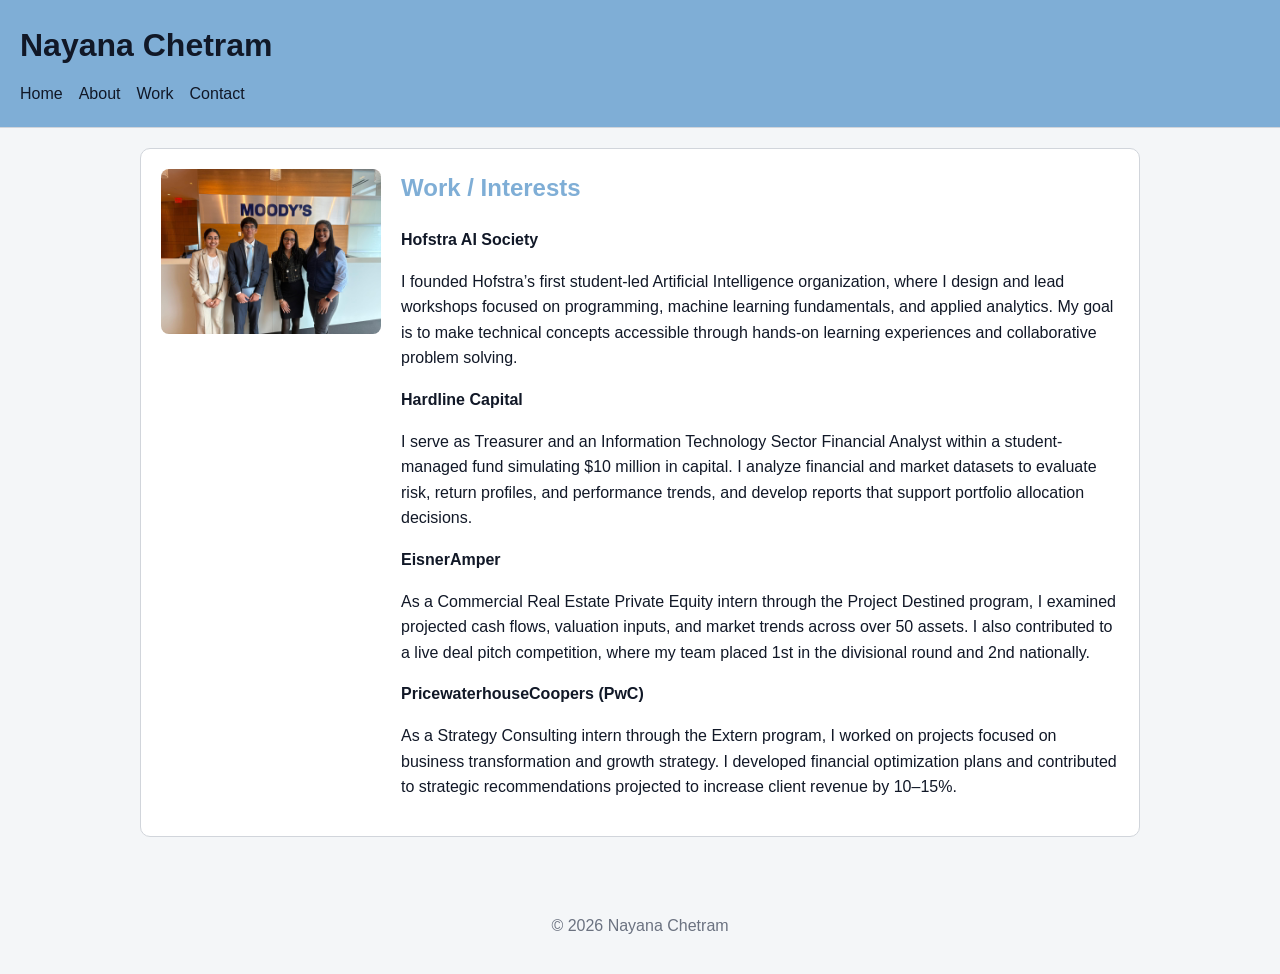
<file: assignments/midterm/work.html>
<!DOCTYPE html>
<html lang="en">
<head>
  <meta charset="UTF-8">
  <meta name="viewport" content="width=device-width, initial-scale=1.0">
  <title>Work</title>
  <link rel="stylesheet" href="style.css?v=2">
</head>

<body>
  <header>
    <h1>Nayana Chetram</h1>
    <nav>
      <a href="index.html">Home</a>
      <a href="about.html">About</a>
      <a href="work.html">Work</a>
      <a href="contact.html">Contact</a>
    </nav>
  </header>

  <main>
    <section class="section-box work-flex">
      <img src="IMG-20260328-WA0062.jpg" alt="Work and interests related image" class="work-image">
      <div>
        <h2>Work / Interests</h2>

        <p><strong>Hofstra AI Society</strong></p>
        <p>
          I founded Hofstra’s first student-led Artificial Intelligence organization, where I design and lead workshops focused on programming, machine learning fundamentals, and applied analytics. My goal is to make technical concepts accessible through hands-on learning experiences and collaborative problem solving.
        </p>

        <p><strong>Hardline Capital</strong></p>
        <p>
          I serve as Treasurer and an Information Technology Sector Financial Analyst within a student-managed fund simulating $10 million in capital. I analyze financial and market datasets to evaluate risk, return profiles, and performance trends, and develop reports that support portfolio allocation decisions.
        </p>

        <p><strong>EisnerAmper</strong></p>
        <p>
          As a Commercial Real Estate Private Equity intern through the Project Destined program, I examined projected cash flows, valuation inputs, and market trends across over 50 assets. I also contributed to a live deal pitch competition, where my team placed 1st in the divisional round and 2nd nationally.
        </p>

        <p><strong>PricewaterhouseCoopers (PwC)</strong></p>
        <p>
          As a Strategy Consulting intern through the Extern program, I worked on projects focused on business transformation and growth strategy. I developed financial optimization plans and contributed to strategic recommendations projected to increase client revenue by 10–15%.
        </p>

      </div>
    </section>
  </main>

  <footer>
    <p>© 2026 Nayana Chetram</p>
  </footer>
</body>
</html>
</file>
<file: lab-css-reasoning/style.css>
p {
color: red;
}

.highlight {
color: pink;
}

#special {
color: black;
}

body p {
color: gray;
}

p.highlight {
color: blue;
}

.highlight {
color: green;
}

p.highlight {
color: green;
}
</file>
<file: assignments/assignment2/style.css>
* {
  box-sizing: border-box;
}

body {
  margin: 0;
  font-family: Arial, sans-serif;
  background: #f3f4f6;
  color: #111827;
}

.fixed-header {
  position: fixed;
  top: 0;
  left: 0;
  width: 100%;
  background: white;
  border-bottom: 1px solid #d1d5db;
  padding: 16px 20px;
  z-index: 1000;
}

.fixed-header h1 {
  margin: 0;
  font-size: 36px;
}

.page {
  max-width: 1000px;
  margin: 0 auto;
  padding: 100px 20px 40px 20px;
}

.section-box {
  background: #f9fafb;
  border: 1px solid #d1d5db;
  border-radius: 14px;
  padding: 20px;
  margin-top: 24px;
}

.section-box h2 {
  margin-top: 0;
  font-size: 32px;
  border-bottom: 2px solid #d1d5db;
  padding-bottom: 8px;
}

.image-wrapper {
  position: relative;
  width: 220px;
  flex-shrink: 0;
}

.headshot {
  width: 100%;     
  height: auto;
  border-radius: 10px;
  display: block;
}

.image-label {
  position: absolute;
  bottom: 10px;
  left: 10px;
  background: rgba(255, 255, 255, 0.9);
  padding: 6px 10px;
  border-radius: 6px;
  font-weight: bold;
  z-index: 2;
}

.hero-box {
  display: grid;
  grid-template-columns: 220px 1fr;
  gap: 24px;
}

.image-wrapper {
  grid-row: span 2; 
}

.hero-text {
  grid-column: 2;
}

.full-text {
  grid-column: 1 / -1;  
  margin-top: 0;
}

a {
  color: #2563eb;
}

@media screen and (max-width: 700px) {
  .hero-box {
    display: block !important;
  }

  .image-wrapper {
    position: relative;
    width: 100%;
    max-width: 260px;
    margin: 0 auto 16px auto;
  }

  .headshot {
    width: 100% !important;
    height: auto;
    display: block;
  }

  .image-label {
    position: absolute;
    bottom: 10px;
    left: 10px;
  }

  .hero-text,
  .full-text {
    width: 100% !important;
    min-width: 0 !important;
    margin: 0;
  }

  .hero-text h2 {
    margin-top: 0;
  }

  .page {
    padding-top: 90px;
  }

  .fixed-header h1 {
    font-size: 28px;
  }
}
</file>
<file: assignments/final/style.css>
body {
  margin: 0;
  font-family: Arial, sans-serif;
  line-height: 1.6;
  background-color: #f4f6f8;
  color: #111827;
}

header {
  padding: 20px;
  background-color: #7faed6;
  border-bottom: 1px solid #d1d5db;
}

h1 {
  margin: 0 0 10px 0;
  color: #111827;
}

h2 {
  margin-top: 0;
  color: #7faed6;
}

h3 {
  margin-bottom: 6px;
}

nav {
  display: flex;
  gap: 16px;
  flex-wrap: wrap;
}

nav a {
  text-decoration: none;
  color: #111827;
  font-weight: bold;
}

nav a:hover {
  text-decoration: underline;
}

main {
  padding: 20px;
  max-width: 1000px;
  margin: 0 auto;
}

.section-box {
  border: 1px solid #d1d5db;
  background-color: #ffffff;
  padding: 20px;
  margin-bottom: 20px;
  border-radius: 10px;
}

.intro-flex {
  display: flex;
  gap: 20px;
  align-items: flex-start;
}

.work-flex {
  display: flex;
  gap: 20px;
  align-items: flex-start;
}

.profile-image {
  width: 180px;
  height: auto;
  border-radius: 8px;
}

.work-image {
  width: 220px;
  height: auto;
  border-radius: 8px;
}

label {
  font-weight: bold;
}

select {
  padding: 8px;
  margin-left: 8px;
  border: 1px solid #d1d5db;
  border-radius: 6px;
}

.results-grid {
  display: flex;
  flex-wrap: wrap;
  gap: 16px;
  margin-top: 20px;
}

.result-card {
  border: 1px solid #d1d5db;
  background-color: #f9fafb;
  padding: 16px;
  border-radius: 10px;
  flex: 1 1 250px;
}

.result-card h3 {
  margin-top: 0;
  color: #111827;
}

a {
  color: #1d4ed8;
}

footer {
  padding: 20px;
  text-align: center;
  color: #6b7280;
}

@media (max-width: 700px) {
  .intro-flex,
  .work-flex {
    flex-direction: column;
  }

  .profile-image,
  .work-image {
    width: 100%;
    max-width: 260px;
  }

  select {
    display: block;
    margin: 10px 0 0 0;
  }
}
</file>
<file: assignments/midterm/style.css>
body {
  margin: 0;
  font-family: Arial, sans-serif;
  line-height: 1.6;
  background-color: #f4f6f8;
  color: #111827;
}

header {
  padding: 20px;
  background-color: #7faed6;
  border-bottom: 1px solid #d1d5db;
}

h1 {
  margin: 0 0 10px 0;
  color: #111827;
}

h2 {
  margin-top: 0;
  color: #7faed6;
}

nav {
  display: flex;
  gap: 16px;
  flex-wrap: wrap;
}

nav a {
  text-decoration: none;
  color: #111827;
}

main {
  padding: 20px;
  max-width: 1000px;
  margin: 0 auto;
}

.section-box {
  border: 1px solid #d1d5db;
  background-color: #ffffff;
  padding: 20px;
  margin-bottom: 20px;
  border-radius: 10px;
}

.intro-flex {
  display: flex;
  gap: 20px;
  align-items: flex-start;
}

.work-flex {
  display: flex;
  gap: 20px;
  align-items: flex-start;
}

.profile-image {
  width: 180px;
  height: auto;
  border-radius: 8px;
  display: block;
  margin: 0 auto 20px auto;
}

.work-image {
  width: 220px;
  height: auto;
  border-radius: 8px;
}

footer {
  padding: 20px;
  text-align: center;
  color: #6b7280;
}

@media (max-width: 700px) {
  .intro-flex,
  .work-flex {
    flex-direction: column;
  }

  .profile-image,
  .work-image {
    width: 100%;
    max-width: 260px;
  }
}
</file>
<file: assignments/assignment2/style_2.css>
/* GLOBAL RESET */
* {
  box-sizing: border-box;
}

html, body {
  margin: 0;
  padding: 0;
  width: 100%;
  overflow-x: hidden;
  font-family: Arial, sans-serif;
  background: #f3f4f6;
  color: #222;
}

/* CONTAINER */
.container {
  max-width: 1000px;
  margin: 30px auto;
  padding: 0 20px;
}

/* HEADER */
h1 {
  font-size: 56px;
  margin: 0;
}

.contact {
  font-size: 20px;
  margin-top: 10px;
}

.contact a {
  color: #1d4ed8;
  text-decoration: underline;
}

.dot {
  font-size: 26px;
  margin: 0 10px;
}

/* SECTIONS */
.section {
  background: #f9fafb;
  border: 1px solid #d1d5db;
  border-radius: 14px;
  padding: 20px;
  margin-top: 24px;
}

.section h2 {
  margin: 0 0 16px 0;
  font-size: 40px;
  color: #1f5a1a;
  border-bottom: 3px solid #cfd4da;
  padding-bottom: 8px;
}

/* ABOUT LAYOUT */
.about {
  display: flex;
  gap: 24px;
  align-items: flex-start;
}

.about img {
  width: 220px;
  height: auto;
  border-radius: 10px;
  flex-shrink: 0;
}

.about-text p {
  margin: 0 0 14px 0;
  line-height: 1.55;
  font-size: 20px;
}

/* EDUCATION */
h3 {
  margin: 0;
  font-size: 24px;
}

.meta {
  color: #6b7280;
  font-size: 18px;
  margin-top: 4px;
}

/* RESPONSIVE */
@media (max-width: 800px) {
  .about {
    flex-direction: column;
  }

  .about img {
    width: 180px;
  }

  h1 {
    font-size: 42px;
  }

  .section h2 {
    font-size: 32px;
  }
}
</file>
